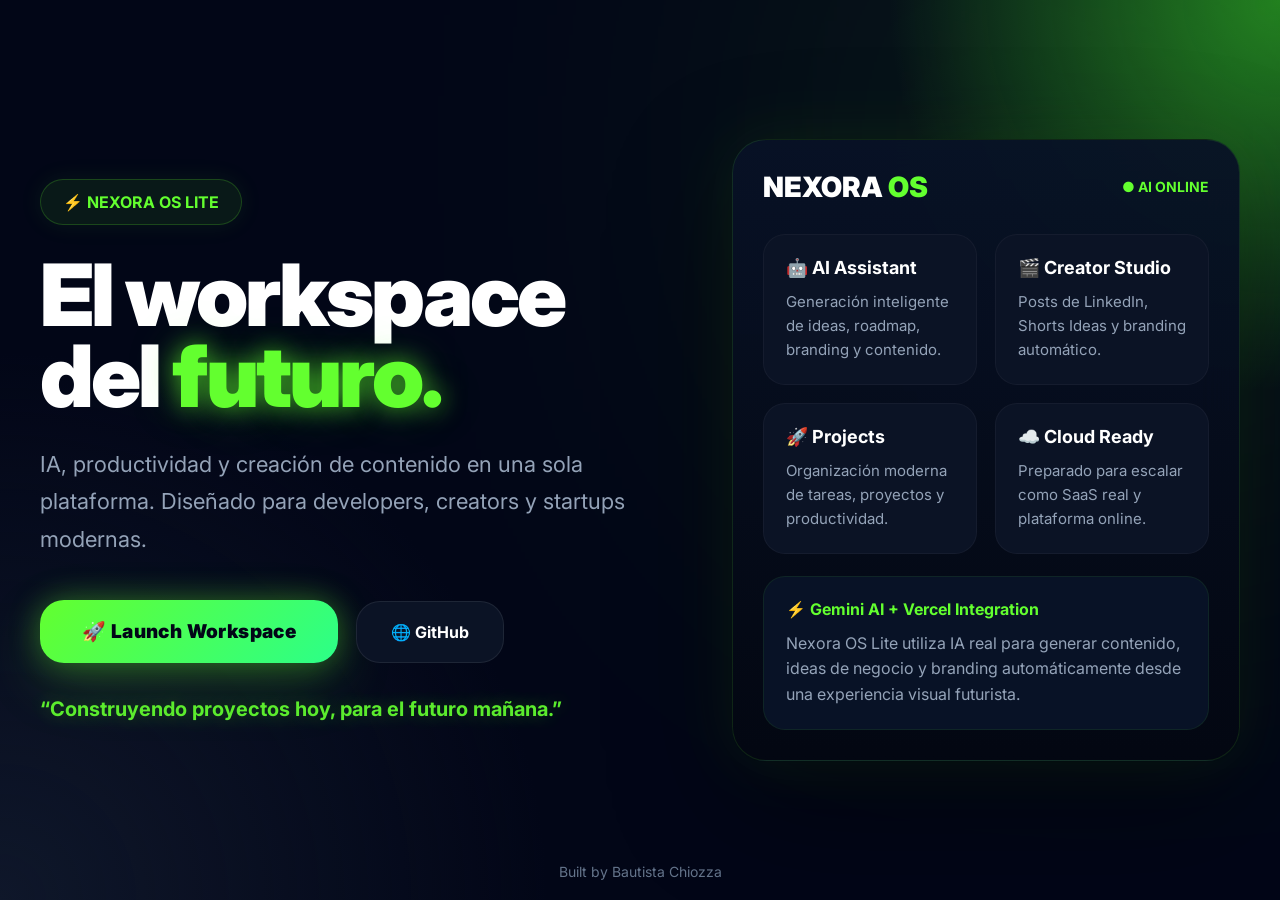
<file: index.html>
<!DOCTYPE html>
<html lang="es">
<head>
  <meta charset="UTF-8" />
  <meta name="viewport" content="width=device-width, initial-scale=1.0"/>

  <title>Nexora OS Lite</title>

  <link rel="preconnect" href="https://fonts.googleapis.com">
  <link href="https://fonts.googleapis.com/css2?family=Inter:wght@300;400;500;600;700;800;900&display=swap" rel="stylesheet">

  <style>

    *{
      margin:0;
      padding:0;
      box-sizing:border-box;
    }

    body{
      font-family:'Inter',sans-serif;
      min-height:100vh;
      overflow-x:hidden;
      color:white;

      background:
      radial-gradient(circle at top right,#1f7a1f 0%,transparent 25%),
      radial-gradient(circle at bottom left,#0f172a 0%,transparent 35%),
      #020617;
    }

    .landing{
      min-height:100vh;
      display:flex;
      align-items:center;
      justify-content:center;
      padding:80px 40px;
      position:relative;
    }

    .landing::before{
      content:"";
      position:absolute;
      width:700px;
      height:700px;
      background:#63ff2f;
      filter:blur(180px);
      opacity:.08;
      top:-200px;
      right:-200px;
      z-index:0;
    }

    .hero{
      width:100%;
      max-width:1250px;
      display:grid;
      grid-template-columns:1.1fr .9fr;
      gap:70px;
      align-items:center;
      position:relative;
      z-index:2;
    }

    .hero-left{

    }

    .badge{
      display:inline-flex;
      align-items:center;
      gap:10px;
      padding:12px 22px;
      border-radius:999px;
      background:rgba(99,255,47,.08);
      border:1px solid rgba(99,255,47,.2);
      color:#63ff2f;
      font-weight:700;
      margin-bottom:30px;
      box-shadow:0 0 25px rgba(99,255,47,.08);
    }

    .hero-left h1{
      font-size:86px;
      line-height:.95;
      font-weight:900;
      margin-bottom:28px;
      letter-spacing:-3px;
    }

    .hero-left h1 span{
      color:#63ff2f;
      text-shadow:
      0 0 25px rgba(99,255,47,.6),
      0 0 50px rgba(99,255,47,.25);
    }

    .hero-left p{
      font-size:22px;
      line-height:1.7;
      color:#94a3b8;
      max-width:700px;
      margin-bottom:42px;
    }

    .buttons{
      display:flex;
      align-items:center;
      gap:18px;
      flex-wrap:wrap;
    }

    .primary-btn{
      display:inline-flex;
      align-items:center;
      justify-content:center;
      padding:20px 42px;
      border-radius:24px;

      background:
      linear-gradient(135deg,#63ff2f,#2cff88);

      color:#020617;
      text-decoration:none;
      font-size:19px;
      font-weight:900;
      letter-spacing:.4px;

      box-shadow:
      0 0 30px rgba(99,255,47,.35),
      0 20px 60px rgba(99,255,47,.18);

      transition:.3s;
    }

    .primary-btn:hover{
      transform:translateY(-7px) scale(1.04);

      box-shadow:
      0 0 45px rgba(99,255,47,.5),
      0 25px 70px rgba(99,255,47,.25);
    }

    .secondary-btn{
      padding:20px 34px;
      border-radius:24px;
      border:1px solid rgba(255,255,255,.08);
      background:#0b1325;
      color:white;
      text-decoration:none;
      font-weight:700;
      transition:.25s;
    }

    .secondary-btn:hover{
      transform:translateY(-5px);
      border-color:#63ff2f;
    }

    .quote{
      margin-top:34px;
      font-size:20px;
      color:#63ff2f;
      font-weight:700;
      opacity:.92;
      text-shadow:0 0 18px rgba(99,255,47,.35);
    }

    .hero-right{
      position:relative;
    }

    .dashboard-preview{
      background:
      linear-gradient(
      180deg,
      rgba(8,18,38,.95),
      rgba(3,7,18,.98)
      );

      border:1px solid rgba(99,255,47,.12);

      border-radius:34px;

      padding:30px;

      box-shadow:
      0 0 60px rgba(99,255,47,.08),
      0 40px 120px rgba(0,0,0,.45);

      backdrop-filter:blur(20px);
    }

    .preview-top{
      display:flex;
      justify-content:space-between;
      align-items:center;
      margin-bottom:30px;
    }

    .preview-logo{
      font-size:28px;
      font-weight:900;
    }

    .preview-logo span{
      color:#63ff2f;
    }

    .preview-status{
      color:#63ff2f;
      font-size:14px;
      font-weight:700;
    }

    .preview-grid{
      display:grid;
      grid-template-columns:repeat(2,1fr);
      gap:18px;
      margin-bottom:20px;
    }

    .preview-card{
      background:#0b1325;
      border:1px solid rgba(255,255,255,.04);
      border-radius:22px;
      padding:22px;
      transition:.25s;
    }

    .preview-card:hover{
      transform:translateY(-5px);
      border-color:rgba(99,255,47,.22);
    }

    .preview-card h3{
      margin-bottom:12px;
      font-size:18px;
    }

    .preview-card p{
      color:#94a3b8;
      line-height:1.6;
      font-size:15px;
    }

    .bottom-preview{
      margin-top:22px;
      background:#081226;
      border-radius:22px;
      padding:22px;
      border:1px solid rgba(99,255,47,.08);
    }

    .bottom-preview h4{
      margin-bottom:12px;
      color:#63ff2f;
    }

    .bottom-preview p{
      color:#94a3b8;
      line-height:1.6;
    }

    .footer{
      position:absolute;
      bottom:20px;
      left:50%;
      transform:translateX(-50%);
      color:#64748b;
      font-size:14px;
    }

    @media(max-width:1050px){

      .hero{
        grid-template-columns:1fr;
      }

      .hero-left h1{
        font-size:62px;
      }

    }

    @media(max-width:700px){

      .landing{
        padding:50px 24px;
      }

      .hero-left h1{
        font-size:48px;
        letter-spacing:-2px;
      }

      .hero-left p{
        font-size:18px;
      }

      .preview-grid{
        grid-template-columns:1fr;
      }

      .buttons{
        flex-direction:column;
        align-items:flex-start;
      }

    }

  </style>
</head>

<body>

<section class="landing">

  <div class="hero">

    <!-- LEFT -->
    <div class="hero-left">

      <div class="badge">
        ⚡ NEXORA OS LITE
      </div>

      <h1>
        El workspace <br>
        del <span>futuro.</span>
      </h1>

      <p>
        IA, productividad y creación de contenido
        en una sola plataforma.
        Diseñado para developers, creators y startups modernas.
      </p>

      <div class="buttons">

        <a href="app.html" class="primary-btn">
          🚀 Launch Workspace
        </a>

        <a href="https://github.com/bautychiozza08-collab/nexora-os-lite"
           class="secondary-btn"
           target="_blank">
          🌐 GitHub
        </a>

      </div>

      <div class="quote">
        “Construyendo proyectos hoy,
        para el futuro mañana.”
      </div>

    </div>

    <!-- RIGHT -->
    <div class="hero-right">

      <div class="dashboard-preview">

        <div class="preview-top">

          <div class="preview-logo">
            NEXORA <span>OS</span>
          </div>

          <div class="preview-status">
            ● AI ONLINE
          </div>

        </div>

        <div class="preview-grid">

          <div class="preview-card">
            <h3>🤖 AI Assistant</h3>
            <p>
              Generación inteligente de ideas,
              roadmap, branding y contenido.
            </p>
          </div>

          <div class="preview-card">
            <h3>🎬 Creator Studio</h3>
            <p>
              Posts de LinkedIn, Shorts Ideas
              y branding automático.
            </p>
          </div>

          <div class="preview-card">
            <h3>🚀 Projects</h3>
            <p>
              Organización moderna de tareas,
              proyectos y productividad.
            </p>
          </div>

          <div class="preview-card">
            <h3>☁️ Cloud Ready</h3>
            <p>
              Preparado para escalar como
              SaaS real y plataforma online.
            </p>
          </div>

        </div>

        <div class="bottom-preview">

          <h4>⚡ Gemini AI + Vercel Integration</h4>

          <p>
            Nexora OS Lite utiliza IA real para generar contenido,
            ideas de negocio y branding automáticamente
            desde una experiencia visual futurista.
          </p>

        </div>

      </div>

    </div>

  </div>

  <div class="footer">
    Built by Bautista Chiozza
  </div>

</section>

</body>
</html>
</file>
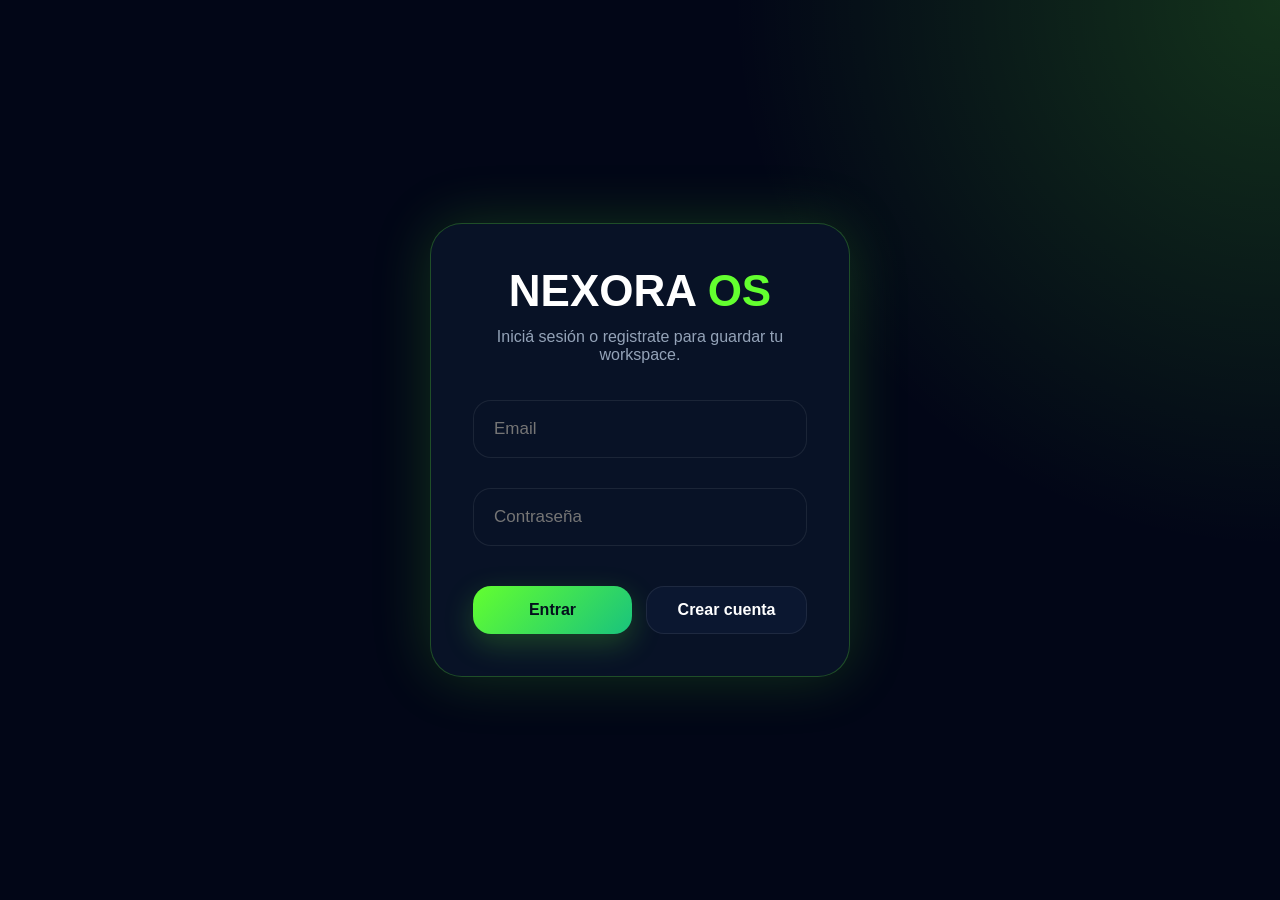
<file: app.html>
<!DOCTYPE html>
<html lang="es">
<head>
  <meta charset="UTF-8" />
  <meta name="viewport" content="width=device-width, initial-scale=1.0"/>

  <title>Nexora OS Lite</title>

  <link rel="stylesheet" href="style.css"/>

  <link rel="preconnect" href="https://fonts.googleapis.com">
  <link href="https://fonts.googleapis.com/css2?family=Inter:wght@300;400;500;600;700;800;900&display=swap" rel="stylesheet">
</head>

<body>

<div id="toastBox" class="toast-box"></div>

<section id="loginScreen" class="login-screen">
  <div class="login-card">
    <h1>NEXORA<span> OS</span></h1>

    <p>Iniciá sesión o registrate para guardar tu workspace.</p>

    <input type="email" id="email" placeholder="Email">
    <input type="password" id="password" placeholder="Contraseña">

    <div class="login-actions">
      <button id="loginBtn" class="login-btn">Entrar</button>
      <button id="registerBtn" class="login-btn secondary">Crear cuenta</button>
    </div>
  </div>
</section>

<section id="appScreen" class="hidden">

  <div class="app-layout">

    <aside class="sidebar">
      <div class="logo">
        NEXORA <span>OS</span>
      </div>

      <div class="sidebar-buttons">
        <button class="nav-btn active" data-section="dashboard">
          🏠 Dashboard
        </button>

        <button class="nav-btn" data-section="projects">
          🚀 Proyectos
        </button>

        <button class="nav-btn" data-section="creator">
          🎬 Creator Studio
        </button>

        <button class="nav-btn" data-action="export">
          📤 Exportar
        </button>

        <button class="nav-btn" data-action="logout">
          👤 Cambiar usuario
        </button>
      </div>
    </aside>

    <main class="main-content">

      <section id="dashboardSection" class="page-section">

        <div class="hero-card">
          <div class="hero-badge">NEXORA OS LITE</div>

          <h1>
            Workspace futurista <br>
            para <span>developers.</span>
          </h1>

          <p>
            Organizá proyectos, tareas, ideas y contenido desde una experiencia visual moderna.
          </p>
        </div>

        <div class="stats-grid">
          <div class="stat-card">
            <small>Proyectos activos</small>
            <h3>🚀 Proyectos</h3>
            <div class="stat-number" id="projectCount">0</div>
          </div>

          <div class="stat-card">
            <small>Tareas totales</small>
            <h3>📝 Tareas</h3>
            <div class="stat-number" id="tasksCount">0</div>
          </div>

          <div class="stat-card">
            <small>Avance general</small>
            <h3>🔥 Productividad</h3>
            <div class="stat-number" id="productivityCount">0%</div>
          </div>

          <div class="stat-card">
            <small>Creator Studio</small>
            <h3>🎬 Contenido</h3>
            <div class="stat-number" id="creatorCount">3</div>
          </div>
        </div>

        <div class="ai-section">
          <h2>🤖 Nexora AI Assistant</h2>

          <textarea
            id="aiInput"
            placeholder="Ej: quiero una app para veterinarias..."
          ></textarea>

          <button id="generateIdea" class="ai-btn">
            ✨ Generar idea
          </button>

          <div id="aiResult"></div>
        </div>

      </section>

      <section id="projectsSection" class="page-section hidden">

        <div class="section-title">
          🚀 Tus proyectos
        </div>

        <div class="project-box">
          <input
            type="text"
            id="projectInput"
            placeholder="Nombre del proyecto..."
          >

          <button id="createProjectBtn" class="ai-btn">
            Crear proyecto
          </button>
        </div>

        <div id="projectsList" class="projects-grid"></div>

      </section>

      <section id="creatorSection" class="page-section hidden">

        <div class="section-title">
          🎬 Creator Studio
        </div>

        <div class="creator-prompt-box">
          <input
            id="creatorPrompt"
            placeholder="Ej: app para veterinarias, portfolio IA, sistema para cooperativa..."
          >
        </div>

        <div class="creator-grid">

          <div class="creator-card" data-creator="linkedin">
            <h3>📸 Post LinkedIn</h3>
            <p>Generá contenido profesional automáticamente.</p>
          </div>

          <div class="creator-card" data-creator="shorts">
            <h3>🎥 Shorts Ideas</h3>
            <p>Ideas virales para TikTok, Reels y YouTube Shorts.</p>
          </div>

          <div class="creator-card" data-creator="branding">
            <h3>🧠 Branding</h3>
            <p>Nombres, slogans y conceptos visuales para startups.</p>
          </div>

        </div>

      </section>

    </main>

  </div>

</section>

<script src="app.js"></script>

</body>
</html>
</file>
<file: style.css>
*{
  margin:0;
  padding:0;
  box-sizing:border-box;
  font-family:Arial, sans-serif;
}

body{
  background:
    radial-gradient(circle at 75% 10%, rgba(0,255,174,.16), transparent 30%),
    radial-gradient(circle at 20% 90%, rgba(0,120,255,.10), transparent 35%),
    #020617;
  color:white;
  min-height:100vh;
  overflow-x:hidden;
}

/* SIDEBAR */

.sidebar{
  width:300px;
  height:100vh;
  position:fixed;
  left:0;
  top:0;

  padding:36px 24px;

  background:rgba(4,10,20,.92);
  border-right:1px solid rgba(0,255,174,.22);
  box-shadow:0 0 40px rgba(0,255,174,.08);

  overflow-y:auto;
  padding-bottom:40px;
}

.sidebar::-webkit-scrollbar{
  width:0;
}

.sidebar h1{
  font-size:38px;
  margin-bottom:40px;
  color:white;
  letter-spacing:1px;
}

.sidebar h1::after{
  content:" OS";
  color:#00ffae;
  text-shadow:0 0 18px #00ffae;
}

.sidebar button,
.import-btn{
  width:100%;
  display:block;
  padding:22px 24px;
  margin:16px 0;
  border-radius:20px;
  background:rgba(15,23,42,.72);
  border:1px solid rgba(255,255,255,.10);
  color:white;
  font-size:18px;
  font-weight:800;
  text-align:left;
  cursor:pointer;
  transition:.25s;
}

.sidebar button:hover,
.import-btn:hover{
  border-color:#63ff2f;
  color:#63ff2f;
  box-shadow:0 0 25px rgba(99,255,47,.22);
  transform:translateX(8px);
}

/* MAIN */

.main{
  margin-left:300px;
  padding:38px;
}

.section{
  display:none;
}

.section.active{
  display:block;
}

.hero{
  position:relative;
  overflow:hidden;
  padding:38px;
  border-radius:28px;
  margin-bottom:28px;
  background:linear-gradient(145deg, rgba(15,23,42,.92), rgba(2,6,23,.92));
  border:1px solid rgba(0,255,174,.18);
  box-shadow:0 0 35px rgba(0,255,174,.07);
  display:flex;
  justify-content:space-between;
  align-items:center;
}

.hero::after{
  content:"";
  position:absolute;
  width:380px;
  height:380px;
  border-radius:50%;
  right:-120px;
  top:-160px;
  background:radial-gradient(circle, rgba(0,255,174,.38), transparent 65%);
  filter:blur(20px);
}

.hero h2{
  font-size:42px;
  margin-bottom:10px;
}

.hero p{
  color:#94a3b8;
  font-size:18px;
}

.hero p span{
  color:#63ff2f;
}

/* BUTTONS */

.glow-btn,
.mini-btn{
  background:#63ff2f;
  color:#03120a;
  border:none;
  padding:15px 24px;
  border-radius:16px;
  font-weight:900;
  cursor:pointer;
  transition:.25s;
}

.glow-btn:hover,
.mini-btn:hover{
  transform:scale(1.05);
  box-shadow:0 0 25px rgba(99,255,47,.7);
}

.delete-btn{
  background:#ff3b3b;
  color:white;
  border:none;
  padding:12px 18px;
  border-radius:14px;
  font-weight:bold;
  cursor:pointer;
}

/* CARDS */

.cards{
  display:grid;
  grid-template-columns:repeat(3,1fr);
  gap:22px;
  margin-bottom:28px;
}

.card{
  position:relative;
  overflow:hidden;
  padding:28px;
  border-radius:24px;
  background:linear-gradient(145deg, rgba(15,23,42,.95), rgba(2,6,23,.92));
  border:1px solid rgba(0,255,174,.14);
  transition:.25s;
}

.card::after{
  content:"";
  position:absolute;
  right:24px;
  bottom:22px;
  width:120px;
  height:40px;
  background:linear-gradient(90deg, transparent, rgba(99,255,47,.5));
  clip-path:polygon(0 80%,20% 55%,35% 70%,50% 35%,65% 55%,80% 20%,100% 0,100% 100%,0 100%);
  opacity:.8;
}

.card:hover{
  transform:translateY(-8px);
  border-color:#63ff2f;
  box-shadow:0 0 30px rgba(99,255,47,.18);
}

.card h3{
  font-size:18px;
  color:#e2e8f0;
  margin-bottom:16px;
}

.card p{
  font-size:44px;
  font-weight:900;
  color:white;
}

/* ANALYTICS */

.analytics-box{
  padding:32px;
  border-radius:28px;
  margin:28px 0;
  background:linear-gradient(145deg, rgba(15,23,42,.95), rgba(2,6,23,.92));
  border:1px solid rgba(99,255,47,.35);
  box-shadow:0 0 28px rgba(99,255,47,.18);
}

.analytics-box h2{
  margin-bottom:28px;
  font-size:24px;
}

.bar{
  display:grid;
  grid-template-columns:150px 1fr 55px;
  align-items:center;
  gap:18px;
  margin:22px 0;
}

.bar span{
  color:white;
  font-weight:bold;
}

.bar div{
  height:13px;
  background:rgba(255,255,255,.08);
  border-radius:999px;
  overflow:hidden;
}

.bar div i{
  display:block;
  height:100%;
  width:0%;
  background:linear-gradient(90deg,#63ff2f,#00ffae);
  box-shadow:0 0 18px #63ff2f;
  border-radius:999px;
  transition:.5s;
}

.bar strong{
  color:white;
}

/* PROJECTS */

.title{
  font-size:30px;
  margin:34px 0 20px;
}

.top-bar{
  display:flex;
  justify-content:space-between;
  align-items:center;
}

.filters{
  display:grid;
  grid-template-columns:2fr 1fr;
  gap:16px;
  margin-bottom:24px;
}

input,
textarea,
select{
  width:100%;
  padding:16px;
  margin:12px 0;
  background:rgba(15,23,42,.9);
  border:1px solid rgba(255,255,255,.12);
  color:white;
  border-radius:16px;
  outline:none;
}

input:focus,
textarea:focus,
select:focus{
  border-color:#63ff2f;
  box-shadow:0 0 18px rgba(99,255,47,.18);
}

textarea{
  min-height:120px;
  resize:none;
}

.form-box,
.project-detail,
.ai-box{
  padding:30px;
  border-radius:26px;
  background:linear-gradient(145deg, rgba(15,23,42,.95), rgba(2,6,23,.9));
  border:1px solid rgba(0,255,174,.14);
  margin-bottom:28px;
}

.projects-grid{
  display:grid;
  grid-template-columns:repeat(auto-fit,minmax(280px,1fr));
  gap:22px;
}

.project-card{
  padding:24px;
  border-radius:24px;
  background:linear-gradient(145deg, rgba(15,23,42,.96), rgba(2,6,23,.92));
  border:1px solid rgba(0,255,174,.14);
  transition:.25s;
}

.project-card:hover{
  transform:translateY(-8px);
  border-color:#63ff2f;
  box-shadow:0 0 26px rgba(99,255,47,.16);
}

.project-card h3{
  font-size:22px;
  margin-bottom:10px;
}

.project-card p{
  color:#94a3b8;
  line-height:1.45;
}

.status{
  margin-top:14px;
  color:#63ff2f;
  font-weight:bold;
}

.priority{
  display:inline-block;
  padding:8px 14px;
  border-radius:999px;
  margin-top:12px;
  font-weight:bold;
  font-size:13px;
}

.Alta{
  background:#ff3b3b;
  color:white;
}

.Media{
  background:#ffc400;
  color:#111;
}

.Baja{
  background:#63ff2f;
  color:#02120a;
}

.deadline{
  color:#94a3b8;
  margin-top:10px;
}

.actions{
  display:flex;
  flex-wrap:wrap;
  gap:10px;
  margin-top:18px;
}

/* KANBAN */

.kanban{
  display:grid;
  grid-template-columns:repeat(3,1fr);
  gap:20px;
  margin-top:28px;
}

.kanban-column{
  min-height:300px;
  padding:20px;
  border-radius:24px;
  background:rgba(2,6,23,.72);
  border:1px solid rgba(0,255,174,.14);
}

.kanban-column h3{
  margin-bottom:18px;
}

.kanban-column.drag-over{
  border-color:#63ff2f;
  box-shadow:0 0 25px rgba(99,255,47,.25);
}

.task-card{
  padding:18px;
  border-radius:18px;
  background:rgba(15,23,42,.95);
  border:1px solid rgba(255,255,255,.10);
  margin-bottom:14px;
  cursor:grab;
}

.task-card.done p{
  text-decoration:line-through;
  color:#94a3b8;
}

.task-card.dragging{
  opacity:.5;
}

/* AI RESULT */

.ai-result{
  white-space:pre-wrap;
  background:#020617;
  color:#63ff2f;
  padding:20px;
  border-radius:18px;
  margin-top:18px;
  border:1px solid rgba(99,255,47,.2);
}

/* PARTICLES */

.particles{
  position:fixed;
  inset:0;
  z-index:-1;
  overflow:hidden;
}

.particles span{
  position:absolute;
  width:5px;
  height:5px;
  background:#63ff2f;
  border-radius:50%;
  animation:float linear infinite;
}

@keyframes float{
  from{transform:translateY(100vh)}
  to{transform:translateY(-10vh)}
}

/* MOBILE */

@media(max-width:900px){
  .sidebar{
    position:relative;
    width:100%;
    height:auto;
  }

  .main{
    margin-left:0;
    padding:22px;
  }

  body{
    display:block;
  }

  .cards,
  .kanban,
  .filters{
    grid-template-columns:1fr;
  }

  .hero{
    flex-direction:column;
    align-items:flex-start;
    gap:18px;
  }
}
/* ========= LANDING PAGE ========= */

.landing-body{
    background:#020617;
    color:white;
    font-family:'Inter',sans-serif;
    overflow-x:hidden;
    position:relative;
}

.grid-bg{
    position:fixed;
    width:100%;
    height:100%;
    background-image:
    linear-gradient(rgba(0,255,120,.06) 1px, transparent 1px),
    linear-gradient(90deg, rgba(0,255,120,.06) 1px, transparent 1px);
    background-size:50px 50px;
    z-index:-1;
}

.landing-header{
    width:90%;
    max-width:1400px;
    margin:auto;
    padding:35px 0;

    display:flex;
    justify-content:space-between;
    align-items:center;
}

.logo{
    font-size:32px;
    font-weight:900;
    color:white;
}

.logo span{
    color:#00ff88;
}

.landing-header nav{
    display:flex;
    gap:35px;
}

.landing-header nav a{
    text-decoration:none;
    color:#94a3b8;
    transition:.3s;
}

.landing-header nav a:hover{
    color:#00ff88;
}

.hero{
    width:90%;
    max-width:1400px;
    margin:auto;

    min-height:85vh;

    display:flex;
    justify-content:space-between;
    align-items:center;
    gap:80px;

    flex-wrap:wrap;
}

.hero-left{
    flex:1;
}

.hero-badge{
    display:inline-block;

    padding:12px 20px;

    border:1px solid rgba(0,255,136,.3);

    border-radius:999px;

    color:#00ff88;

    margin-bottom:30px;

    background:rgba(0,255,136,.08);
}

.hero-left h1{
    font-size:95px;
    line-height:0.95;
    font-weight:900;
}

.hero-left h1 span{
    color:#00ff88;
}

.hero-left p{
    margin-top:30px;

    max-width:650px;

    color:#94a3b8;

    font-size:22px;

    line-height:1.7;
}

.hero-buttons{
    display:flex;
    gap:20px;

    margin-top:45px;
}

.primary-btn,
.secondary-btn{
    padding:18px 35px;

    border-radius:18px;

    text-decoration:none;

    font-weight:700;

    transition:.3s;
}

.primary-btn{
    background:#00ff88;
    color:black;
}

.primary-btn:hover{
    transform:translateY(-5px);
    box-shadow:0 0 30px rgba(0,255,136,.4);
}

.secondary-btn{
    border:1px solid rgba(0,255,136,.3);
    color:white;
    background:#071427;
}

.secondary-btn:hover{
    background:#0f172a;
    transform:translateY(-5px);
}

.hero-right{
    flex:1;

    display:flex;
    justify-content:center;
}

.mockup{
    width:100%;
    max-width:520px;

    background:#071427;

    border:1px solid rgba(0,255,136,.2);

    border-radius:30px;

    overflow:hidden;

    box-shadow:0 0 60px rgba(0,255,136,.12);
}

.mockup-top{
    height:60px;

    display:flex;
    align-items:center;

    gap:12px;

    padding:0 25px;

    border-bottom:1px solid rgba(255,255,255,.05);
}

.mockup-top span{
    width:14px;
    height:14px;

    border-radius:50%;
    background:#00ff88;
}

.mockup-content{
    padding:30px;

    display:grid;
    gap:25px;
}

.mock-card{
    background:#0f172a;

    padding:30px;

    border-radius:20px;

    border:1px solid rgba(0,255,136,.12);

    font-size:20px;

    transition:.3s;
}

.mock-card:hover{
    transform:translateY(-5px);
    border-color:#00ff88;
}

.features{
    width:90%;
    max-width:1400px;

    margin:120px auto;

    display:grid;

    grid-template-columns:repeat(auto-fit,minmax(320px,1fr));

    gap:35px;
}

.feature-card{
    background:#071427;

    padding:40px;

    border-radius:30px;

    border:1px solid rgba(0,255,136,.15);

    transition:.3s;
}

.feature-card:hover{
    transform:translateY(-8px);

    box-shadow:0 0 35px rgba(0,255,136,.12);
}

.feature-card h3{
    font-size:28px;

    margin-bottom:20px;

    color:#00ff88;
}

.feature-card p{
    color:#94a3b8;

    line-height:1.7;

    font-size:18px;
}

.cta{
    width:90%;
    max-width:1200px;

    margin:120px auto;

    text-align:center;

    padding:90px 40px;

    background:#071427;

    border-radius:40px;

    border:1px solid rgba(0,255,136,.15);
}

.cta h2{
    font-size:58px;

    margin-bottom:35px;
}

.cta a{
    display:inline-block;

    padding:20px 40px;

    background:#00ff88;

    color:black;

    border-radius:20px;

    text-decoration:none;

    font-weight:800;

    transition:.3s;
}

.cta a:hover{
    transform:translateY(-5px);

    box-shadow:0 0 40px rgba(0,255,136,.35);
}

@media(max-width:900px){

    .hero-left h1{
        font-size:65px;
    }

    .hero-left p{
        font-size:18px;
    }

    .landing-header{
        flex-direction:column;
        gap:25px;
    }

    .landing-header nav{
        flex-wrap:wrap;
        justify-content:center;
    }

    .cta h2{
        font-size:40px;
    }

}
.section{
  animation: fadeUp .45s ease;
}

@keyframes fadeUp{
  from{
    opacity:0;
    transform:translateY(25px);
  }
  to{
    opacity:1;
    transform:translateY(0);
  }
}

.cursor-glow{
  position:fixed;
  width:320px;
  height:320px;
  border-radius:50%;
  background:radial-gradient(circle, rgba(99,255,47,.22), transparent 65%);
  pointer-events:none;
  z-index:0;
  transform:translate(-50%, -50%);
  filter:blur(25px);
}

.project-card,
.card,
.hero,
.analytics-box,
.form-box,
.mockup,
.feature-card{
  animation: cardIn .6s ease both;
}

@keyframes cardIn{
  from{
    opacity:0;
    transform:translateY(20px) scale(.98);
  }
  to{
    opacity:1;
    transform:translateY(0) scale(1);
  }
}

html{
  scroll-behavior:smooth;
}

@media(max-width:700px){
  .sidebar{
    padding:22px;
  }

  .sidebar h1{
    font-size:30px;
  }

  .main{
    padding:18px;
  }

  .hero h2{
    font-size:34px;
  }

  .hero-left h1{
    font-size:48px;
  }

  .cards,
  .projects-grid,
  .kanban,
  .features{
    grid-template-columns:1fr !important;
  }

  .actions{
    flex-direction:column;
  }

  .glow-btn,
  .mini-btn,
  .delete-btn{
    width:100%;
  }
}
.dashboard-header{
  position:relative;
  overflow:hidden;
  padding:42px;
  border-radius:32px;
  margin-bottom:28px;
  background:
    radial-gradient(circle at 85% 20%, rgba(99,255,47,.20), transparent 30%),
    linear-gradient(145deg, rgba(15,23,42,.96), rgba(2,6,23,.94));
  border:1px solid rgba(99,255,47,.18);
  display:flex;
  justify-content:space-between;
  align-items:center;
  box-shadow:0 0 35px rgba(99,255,47,.08);
}

.dash-badge{
  display:inline-block;
  padding:9px 16px;
  border-radius:999px;
  border:1px solid rgba(99,255,47,.35);
  color:#63ff2f;
  background:rgba(99,255,47,.08);
  font-size:13px;
  font-weight:900;
  margin-bottom:18px;
  letter-spacing:1px;
}

.dashboard-header h2{
  font-size:48px;
  margin-bottom:10px;
}

.dashboard-header h2 span{
  color:#63ff2f;
}

.dashboard-header p{
  color:#94a3b8;
  font-size:18px;
}

.dashboard-cards{
  grid-template-columns:repeat(4,1fr);
}

.metric-card small{
  color:#94a3b8;
  font-weight:700;
}

.metric-card h3{
  margin-top:12px;
}

.dashboard-grid{
  display:grid;
  grid-template-columns:1.2fr .8fr;
  gap:24px;
  margin:28px 0;
}

.premium-panel{
  min-height:320px;
}

.panel-title{
  display:flex;
  justify-content:space-between;
  align-items:center;
  margin-bottom:26px;
}

.panel-title h2{
  margin:0;
}

.panel-title span{
  color:#63ff2f;
  font-size:14px;
  font-weight:bold;
}

.activity-panel{
  padding:32px;
  border-radius:28px;
  background:linear-gradient(145deg, rgba(15,23,42,.95), rgba(2,6,23,.92));
  border:1px solid rgba(99,255,47,.18);
}

.activity-item{
  padding:18px;
  border-radius:18px;
  background:rgba(2,6,23,.65);
  border:1px solid rgba(255,255,255,.08);
  margin-bottom:16px;
}

.activity-item strong{
  color:white;
}

.activity-item p{
  margin-top:8px;
  color:#94a3b8;
  line-height:1.5;
}

@media(max-width:1000px){
  .dashboard-cards{
    grid-template-columns:1fr 1fr;
  }

  .dashboard-grid{
    grid-template-columns:1fr;
  }
}

@media(max-width:700px){
  .dashboard-header{
    flex-direction:column;
    align-items:flex-start;
    gap:20px;
  }

  .dashboard-header h2{
    font-size:36px;
  }

  .dashboard-cards{
    grid-template-columns:1fr;
  }
}
*{
  margin:0;
  padding:0;
  box-sizing:border-box;
}

body{
  background:#020617;
  color:white;
  font-family:'Inter',sans-serif;
  overflow-x:hidden;
}

.app{
  display:flex;
  min-height:100vh;
}

/* SIDEBAR */

.sidebar{
  width:300px;
  background:rgba(5,10,25,.95);
  border-right:1px solid rgba(99,255,47,.12);
  padding:30px 24px;
  position:fixed;
  top:0;
  left:0;
  height:100vh;
  z-index:100;
}

.logo{
  font-size:54px;
  font-weight:900;
  color:white;
  margin-bottom:40px;
}

nav{
  display:flex;
  flex-direction:column;
  gap:18px;
}

.nav-btn{
  background:#081226;
  border:1px solid rgba(255,255,255,.08);
  color:white;
  padding:22px;
  border-radius:24px;
  font-size:18px;
  font-weight:800;
  cursor:pointer;
  transition:.25s;
  text-align:left;
}

.nav-btn:hover{
  transform:translateY(-2px);
  border-color:#63ff2f;
  box-shadow:0 0 25px rgba(99,255,47,.15);
}

.nav-btn.active{
  border-color:#63ff2f;
  color:#63ff2f;
  box-shadow:0 0 35px rgba(99,255,47,.18);
}

/* MAIN */

.main-content{
  margin-left:300px;
  width:calc(100% - 300px);
  padding:42px;
}

/* SECTIONS */

.section{
  display:none;
}

.section.active{
  display:block;
}

/* HEADER */

.dashboard-header{
  padding:42px;
  border-radius:32px;
  background:
  radial-gradient(circle at top right, rgba(99,255,47,.18), transparent 30%),
  linear-gradient(145deg,#081226,#020617);
  border:1px solid rgba(99,255,47,.12);
  margin-bottom:28px;
}

.dash-badge{
  display:inline-block;
  padding:10px 16px;
  border-radius:999px;
  background:rgba(99,255,47,.08);
  border:1px solid rgba(99,255,47,.2);
  color:#63ff2f;
  font-weight:800;
  margin-bottom:18px;
}

.dashboard-header h2{
  font-size:52px;
  margin-bottom:12px;
}

.dashboard-header h2 span{
  color:#63ff2f;
}

.dashboard-header p{
  color:#94a3b8;
  font-size:18px;
}

/* BUTTON */

.glow-btn{
  background:#63ff2f;
  color:black;
  border:none;
  padding:18px 26px;
  border-radius:18px;
  font-weight:900;
  cursor:pointer;
  transition:.25s;
}

.glow-btn:hover{
  transform:translateY(-3px);
  box-shadow:0 0 35px rgba(99,255,47,.35);
}

/* CARDS */

.cards{
  display:grid;
  grid-template-columns:repeat(4,1fr);
  gap:22px;
  margin-bottom:28px;
}

.card{
  background:#081226;
  border:1px solid rgba(255,255,255,.06);
  border-radius:28px;
  padding:28px;
}

.metric-card small{
  color:#94a3b8;
  font-weight:700;
}

.metric-card h3{
  margin:14px 0;
  font-size:24px;
}

.metric-card p{
  font-size:52px;
  color:#63ff2f;
  font-weight:900;
}

/* GRID */

.dashboard-grid{
  display:grid;
  grid-template-columns:1.2fr .8fr;
  gap:24px;
  margin-bottom:32px;
}

.premium-panel{
  background:#081226;
  border:1px solid rgba(255,255,255,.06);
  border-radius:28px;
  padding:30px;
}

.panel-title{
  display:flex;
  justify-content:space-between;
  align-items:center;
  margin-bottom:24px;
}

.panel-title span{
  color:#63ff2f;
  font-weight:700;
}

/* BARS */

.bar{
  margin-bottom:24px;
}

.bar span{
  display:block;
  margin-bottom:10px;
}

.progress{
  width:100%;
  height:16px;
  border-radius:999px;
  background:#020617;
  overflow:hidden;
  margin-bottom:8px;
}

.progress i{
  display:block;
  height:100%;
  width:40%;
  background:linear-gradient(90deg,#63ff2f,#00ffa3);
  border-radius:999px;
}

.bar strong{
  color:#63ff2f;
}

/* ACTIVITY */

.activity-item{
  background:#020617;
  border:1px solid rgba(255,255,255,.06);
  border-radius:18px;
  padding:18px;
  margin-bottom:18px;
}

.activity-item p{
  margin-top:10px;
  color:#94a3b8;
  line-height:1.6;
}

/* PROJECTS */

.projects-grid{
  display:grid;
  grid-template-columns:repeat(auto-fit,minmax(260px,1fr));
  gap:20px;
}

.title{
  margin-bottom:18px;
}

.new-project-box,
.creator-box{
  display:flex;
  gap:14px;
  margin-bottom:28px;
}

input,
select{
  flex:1;
  padding:18px;
  border:none;
  border-radius:18px;
  background:#081226;
  color:white;
  border:1px solid rgba(255,255,255,.08);
  outline:none;
}

/* MOBILE */

@media(max-width:1000px){

  .sidebar{
    position:relative;
    width:100%;
    height:auto;
  }

  .app{
    flex-direction:column;
  }

  .main-content{
    margin-left:0;
    width:100%;
    padding:24px;
  }

  .cards{
    grid-template-columns:1fr 1fr;
  }

  .dashboard-grid{
    grid-template-columns:1fr;
  }

}

@media(max-width:700px){

  .cards{
    grid-template-columns:1fr;
  }

  .dashboard-header h2{
    font-size:38px;
  }

  .new-project-box,
  .creator-box{
    flex-direction:column;
  }

}
.login-screen{
  position:fixed;
  inset:0;
  background:
    radial-gradient(circle at top right, rgba(99,255,47,.18), transparent 35%),
    #020617;
  z-index:9999;
  display:flex;
  align-items:center;
  justify-content:center;
}

.login-card{
  width:min(420px,90%);
  padding:42px;
  border-radius:32px;
  background:#081226;
  border:1px solid rgba(99,255,47,.25);
  box-shadow:0 0 60px rgba(99,255,47,.18);
  text-align:center;
}

.login-card h1{
  font-size:44px;
  margin-bottom:12px;
}

.login-card h1 span{
  color:#63ff2f;
}

.login-card p{
  color:#94a3b8;
  margin-bottom:24px;
}

.login-card input{
  width:100%;
  margin-bottom:18px;
}
/* LANDING ULTRA PREMIUM */

.landing-body{
  background:#020617;
  color:white;
  font-family:'Inter',sans-serif;
  overflow-x:hidden;
}

.grid-bg{
  position:fixed;
  inset:0;
  background-image:
    linear-gradient(rgba(99,255,47,.06) 1px, transparent 1px),
    linear-gradient(90deg, rgba(99,255,47,.06) 1px, transparent 1px);
  background-size:55px 55px;
  z-index:-2;
}

.landing-glow{
  position:fixed;
  width:600px;
  height:600px;
  border-radius:50%;
  background:#63ff2f;
  filter:blur(160px);
  opacity:.15;
  right:-180px;
  top:-160px;
  z-index:-1;
}

.landing-header{
  width:90%;
  max-width:1400px;
  margin:auto;
  padding:32px 0;
  display:flex;
  justify-content:space-between;
  align-items:center;
}

.landing-logo{
  font-size:34px;
  font-weight:900;
}

.landing-logo span{
  color:#63ff2f;
}

.landing-header nav{
  display:flex;
  gap:28px;
}

.landing-header nav a{
  color:#94a3b8;
  text-decoration:none;
  font-weight:700;
}

.landing-header nav a:hover{
  color:#63ff2f;
}

.landing-hero{
  width:90%;
  max-width:1400px;
  margin:70px auto;
  min-height:70vh;
  display:grid;
  grid-template-columns:1.1fr .9fr;
  gap:60px;
  align-items:center;
}

.hero-badge{
  display:inline-block;
  padding:10px 18px;
  border-radius:999px;
  color:#63ff2f;
  background:rgba(99,255,47,.08);
  border:1px solid rgba(99,255,47,.25);
  font-weight:900;
  margin-bottom:24px;
}

.landing-hero h1{
  font-size:82px;
  line-height:.95;
  font-weight:900;
}

.landing-hero h1 span{
  color:#63ff2f;
}

.landing-hero p{
  color:#94a3b8;
  font-size:21px;
  line-height:1.6;
  margin-top:28px;
  max-width:700px;
}

.hero-buttons{
  display:flex;
  gap:18px;
  margin-top:38px;
}

.primary-btn,
.secondary-btn{
  padding:18px 32px;
  border-radius:18px;
  text-decoration:none;
  font-weight:900;
}

.primary-btn{
  background:#63ff2f;
  color:black;
  box-shadow:0 0 35px rgba(99,255,47,.25);
}

.secondary-btn{
  color:white;
  background:#081226;
  border:1px solid rgba(99,255,47,.25);
}

.landing-mockup{
  background:#081226;
  border:1px solid rgba(99,255,47,.20);
  border-radius:34px;
  overflow:hidden;
  box-shadow:0 0 70px rgba(99,255,47,.13);
}

.mockup-top{
  height:60px;
  display:flex;
  align-items:center;
  gap:10px;
  padding:0 24px;
  border-bottom:1px solid rgba(255,255,255,.08);
}

.mockup-top span{
  width:13px;
  height:13px;
  border-radius:50%;
  background:#63ff2f;
}

.mockup-grid{
  padding:30px;
  display:grid;
  gap:20px;
}

.mockup-grid div{
  background:#020617;
  border:1px solid rgba(99,255,47,.16);
  padding:28px;
  border-radius:20px;
  font-size:20px;
  font-weight:800;
}

.landing-features{
  width:90%;
  max-width:1400px;
  margin:100px auto;
  display:grid;
  grid-template-columns:repeat(3,1fr);
  gap:28px;
}

.feature-card{
  background:#081226;
  border:1px solid rgba(99,255,47,.16);
  border-radius:30px;
  padding:36px;
}

.feature-card h3{
  color:#63ff2f;
  font-size:26px;
  margin-bottom:16px;
}

.feature-card p{
  color:#94a3b8;
  line-height:1.6;
}

.landing-section{
  width:90%;
  max-width:1100px;
  margin:100px auto;
  text-align:center;
}

.landing-section h2{
  font-size:54px;
  margin-bottom:18px;
}

.landing-section p{
  color:#94a3b8;
  font-size:20px;
  line-height:1.6;
}

.landing-cta{
  width:90%;
  max-width:1200px;
  margin:120px auto;
  padding:80px 40px;
  border-radius:40px;
  background:linear-gradient(145deg,#081226,#020617);
  border:1px solid rgba(99,255,47,.18);
  text-align:center;
}

.landing-cta h2{
  font-size:54px;
  margin-bottom:30px;
}

.landing-cta a{
  display:inline-block;
  background:#63ff2f;
  color:black;
  padding:20px 38px;
  border-radius:20px;
  font-weight:900;
  text-decoration:none;
}

/* IA DASHBOARD */

.ai-dashboard-box{
  background:#081226;
  border:1px solid rgba(99,255,47,.18);
  border-radius:30px;
  padding:32px;
  margin:32px 0;
  box-shadow:0 0 35px rgba(99,255,47,.08);
}

.ai-dashboard-box textarea{
  width:100%;
  min-height:110px;
  background:#020617;
  color:white;
  border:1px solid rgba(99,255,47,.18);
  border-radius:20px;
  padding:18px;
  resize:none;
  outline:none;
  margin:18px 0;
}

.ai-result-box{
  margin-top:20px;
  background:#020617;
  color:#63ff2f;
  border:1px solid rgba(99,255,47,.20);
  padding:24px;
  border-radius:22px;
  white-space:pre-wrap;
  min-height:120px;
  font-family:monospace;
}

@media(max-width:900px){
  .landing-hero{
    grid-template-columns:1fr;
  }

  .landing-hero h1{
    font-size:54px;
  }

  .landing-features{
    grid-template-columns:1fr;
  }

  .landing-header{
    flex-direction:column;
    gap:20px;
  }

  .landing-header nav{
    flex-wrap:wrap;
    justify-content:center;
  }
}
.hidden{
  display:none !important;
}
.project-progress{
  margin:18px 0;
}

.task-form{
  display:flex;
  gap:10px;
  margin:18px 0;
}

.task-list{
  display:flex;
  flex-direction:column;
  gap:10px;
  margin-bottom:18px;
}

.task-row{
  display:flex;
  justify-content:space-between;
  align-items:center;
  background:#020617;
  border:1px solid rgba(99,255,47,.15);
  padding:12px 14px;
  border-radius:14px;
}

.task-row span{
  cursor:pointer;
}

.task-row button{
  background:none;
  color:#ff5555;
  border:none;
  cursor:pointer;
  font-weight:bold;
}

.task-done span{
  text-decoration:line-through;
  color:#94a3b8;
}
.filters{
  display:grid;
  grid-template-columns:2fr 1fr auto;
  gap:14px;
  margin:22px 0 28px;
}

@media(max-width:800px){
  .filters{
    grid-template-columns:1fr;
  }
}
.loader{
  position:fixed;
  inset:0;
  background:#020617;
  z-index:99999;
  display:flex;
  flex-direction:column;
  align-items:center;
  justify-content:center;
}

.loader h1{
  font-size:64px;
  color:white;
  animation:pulse 1.2s infinite;
}

.loader h1 span{
  color:#63ff2f;
  text-shadow:0 0 25px #63ff2f;
}

.loader p{
  color:#94a3b8;
  margin-top:12px;
}

@keyframes pulse{
  0%{opacity:.4; transform:scale(.98)}
  50%{opacity:1; transform:scale(1)}
  100%{opacity:.4; transform:scale(.98)}
}

.toast-box{
  position:fixed;
  top:24px;
  right:24px;
  z-index:999999;
  display:flex;
  flex-direction:column;
  gap:12px;
}

.toast{
  background:#081226;
  color:white;
  padding:16px 22px;
  border-radius:18px;
  border:1px solid rgba(99,255,47,.25);
  box-shadow:0 0 30px rgba(99,255,47,.18);
  animation:toastIn .3s ease;
  font-weight:800;
}

@keyframes toastIn{
  from{
    opacity:0;
    transform:translateX(40px);
  }
  to{
    opacity:1;
    transform:translateX(0);
  }
}
/* =========================
   NEXORA PREMIUM SPACING
========================= */

.main-content{
    padding:40px;
}

.hero{
    padding:50px;
    border-radius:32px;
    margin-bottom:32px;
}

.hero h1{
    font-size:56px;
    line-height:1.1;
    margin-bottom:16px;
    font-weight:800;
}

.hero p{
    font-size:20px;
    opacity:.8;
    line-height:1.5;
}

.glow-btn{
    padding:18px 34px;
    border-radius:18px;
    font-size:18px;
    font-weight:700;
}

.stats-grid{
    display:grid;
    grid-template-columns:repeat(auto-fit,minmax(260px,1fr));
    gap:24px;
    margin-top:30px;
}

.stat-card{
    padding:32px;
    border-radius:28px;
    min-height:220px;
    transition:.25s;
}

.stat-card:hover{
    transform:translateY(-6px);
}

.stat-card h3{
    font-size:18px;
    margin-bottom:14px;
    opacity:.75;
}

.stat-card .big-number{
    font-size:64px;
    font-weight:800;
    margin-top:10px;
}

.ai-box{
    margin-top:40px;
    padding:36px;
    border-radius:30px;
}

.ai-box h2{
    font-size:38px;
    margin-bottom:20px;
}

.ai-box textarea{
    min-height:140px;
    font-size:17px;
    padding:22px;
    border-radius:20px;
}

.ai-actions{
    display:flex;
    gap:14px;
    flex-wrap:wrap;
    margin-top:22px;
}

.sidebar button{
    height:74px;
    font-size:18px;
    border-radius:22px;
}

.sidebar h1{
    font-size:68px;
    line-height:.9;
    margin-bottom:40px;
}

.projects-section,
.creator-section{
    padding:30px;
    border-radius:28px;
}

.projects-section h2,
.creator-section h2{
    font-size:36px;
    margin-bottom:24px;
}

input,
select,
textarea{
    font-size:17px;
    padding:18px 20px;
    border-radius:18px;
}

.project-card{
    padding:26px;
    border-radius:24px;
}

.project-card h3{
    font-size:24px;
    margin-bottom:10px;
}

.project-card p{
    font-size:16px;
    opacity:.8;
    line-height:1.5;
}

/* RESPONSIVE */

@media(max-width:900px){

    .main-content{
        padding:20px;
    }

    .hero{
        padding:32px;
    }

    .hero h1{
        font-size:38px;
    }

    .hero p{
        font-size:17px;
    }

    .sidebar{
        width:100%;
        height:auto;
        position:relative;
    }

    .app{
        flex-direction:column;
    }

    .stats-grid{
        grid-template-columns:1fr;
    }
}
.demo-card{
    overflow:hidden;
    padding:0;
    background:rgba(8,15,35,.95);
    border:1px solid rgba(0,255,170,.15);
    transition:.25s;
}

.demo-card:hover{
    transform:translateY(-8px) scale(1.01);
    box-shadow:0 20px 40px rgba(0,255,170,.12);
}

.project-thumb{
    width:100%;
    height:220px;
    object-fit:cover;
    display:block;
}

.project-info{
    padding:24px;
}

.project-info h3{
    font-size:28px;
    margin-bottom:12px;
}

.project-info p{
    font-size:16px;
    line-height:1.6;
    opacity:.8;
    margin-bottom:18px;
}

.project-tags{
    display:flex;
    gap:10px;
    flex-wrap:wrap;
}

.project-tags span{
    background:rgba(0,255,170,.1);
    border:1px solid rgba(0,255,170,.2);
    color:#63ff19;
    padding:8px 14px;
    border-radius:999px;
    font-size:14px;
    font-weight:600;
}
/* LANDING PREMIUM FIX */

.landing-body{
  background:#020617;
  color:white;
  font-family:'Inter',sans-serif;
  overflow-x:hidden;
}

.landing-bg{
  position:fixed;
  inset:0;
  background:
    radial-gradient(circle at 80% 20%, rgba(99,255,47,.18), transparent 30%),
    linear-gradient(#020617,#020617);
  z-index:-1;
}

.landing-nav{
  width:90%;
  max-width:1400px;
  margin:auto;
  padding:28px 0;
  display:flex;
  justify-content:space-between;
  align-items:center;
}

.landing-logo{
  font-size:28px;
  font-weight:900;
}

.landing-logo span{
  color:#63ff2f;
}

.landing-nav nav{
  display:flex;
  gap:24px;
}

.landing-nav a{
  color:#94a3b8;
  text-decoration:none;
  font-weight:700;
}

.nav-cta{
  color:#63ff2f !important;
}

.landing-hero{
  width:90%;
  max-width:1400px;
  margin:80px auto;
  display:grid;
  grid-template-columns:1.1fr .9fr;
  gap:70px;
  align-items:center;
}

.landing-badge{
  color:#63ff2f;
  font-weight:900;
  letter-spacing:1px;
}

.hero-copy h1{
  font-size:82px;
  line-height:.95;
  margin:24px 0;
}

.hero-copy h1 span{
  color:#63ff2f;
}

.hero-copy p{
  color:#94a3b8;
  font-size:22px;
  line-height:1.6;
}

.landing-actions{
  display:flex;
  gap:16px;
  margin-top:28px;
}

.primary-btn,
.secondary-btn{
  padding:18px 30px;
  border-radius:18px;
  text-decoration:none;
  font-weight:900;
}

.primary-btn{
  background:#63ff2f;
  color:black;
}

.secondary-btn{
  background:#081226;
  color:white;
  border:1px solid rgba(99,255,47,.25);
}

.landing-stats{
  display:flex;
  gap:18px;
  margin-top:28px;
  flex-wrap:wrap;
}

.landing-stats div{
  background:#081226;
  border:1px solid rgba(99,255,47,.18);
  border-radius:18px;
  padding:16px 20px;
}

.landing-stats strong{
  display:block;
  color:#63ff2f;
}

.landing-stats span{
  color:#94a3b8;
}

.hero-mockup{
  background:#081226;
  border:1px solid rgba(99,255,47,.18);
  border-radius:30px;
  overflow:hidden;
  box-shadow:0 0 60px rgba(99,255,47,.12);
}

.mock-top{
  height:52px;
  display:flex;
  gap:10px;
  align-items:center;
  padding:0 20px;
  border-bottom:1px solid rgba(255,255,255,.08);
}

.mock-top span{
  width:12px;
  height:12px;
  background:#63ff2f;
  border-radius:50%;
}

.mock-content{
  display:grid;
  grid-template-columns:180px 1fr;
}

.mock-sidebar{
  padding:24px;
  background:#020617;
}

.mock-sidebar b{
  display:block;
  margin-bottom:24px;
}

.mock-sidebar p{
  color:#94a3b8;
  margin-bottom:18px;
}

.mock-main{
  padding:24px;
}

.mock-card{
  background:#020617;
  border:1px solid rgba(99,255,47,.16);
  border-radius:20px;
  padding:24px;
  margin-bottom:20px;
}

.mock-card small{
  color:#63ff2f;
}

.mock-card h3{
  font-size:28px;
  margin:8px 0;
}

.mock-card p{
  color:#94a3b8;
}

.mock-grid{
  display:grid;
  grid-template-columns:repeat(3,1fr);
  gap:14px;
  margin-bottom:20px;
}

.mock-grid div,
.mock-ai{
  background:#020617;
  border:1px solid rgba(99,255,47,.16);
  border-radius:18px;
  padding:18px;
}

.mock-grid b{
  display:block;
  font-size:28px;
  color:#63ff2f;
}

.mock-grid span{
  color:#94a3b8;
}

.mock-ai{
  color:#63ff2f;
  font-family:monospace;
}

.landing-features,
.pricing{
  width:90%;
  max-width:1400px;
  margin:90px auto;
  display:grid;
  grid-template-columns:repeat(3,1fr);
  gap:24px;
}

.landing-card,
.price-card{
  background:#081226;
  border:1px solid rgba(99,255,47,.16);
  border-radius:28px;
  padding:34px;
}

.landing-card h3,
.price-card h3{
  color:#63ff2f;
  font-size:26px;
  margin-bottom:14px;
}

.landing-card p,
.price-card p,
.price-card span{
  color:#94a3b8;
  line-height:1.6;
}

.price-card strong{
  display:block;
  font-size:38px;
  margin:20px 0;
}

.featured{
  box-shadow:0 0 50px rgba(99,255,47,.16);
}

.landing-section{
  width:90%;
  max-width:1200px;
  margin:120px auto;
}

.split{
  display:grid;
  grid-template-columns:1fr 1fr;
  gap:40px;
  align-items:center;
}

.landing-section h2{
  font-size:56px;
  margin:18px 0;
}

.landing-section p{
  color:#94a3b8;
  font-size:20px;
  line-height:1.7;
}

.ai-terminal{
  background:#081226;
  border:1px solid rgba(99,255,47,.18);
  border-radius:28px;
  padding:30px;
  color:#63ff2f;
}

.center{
  text-align:center;
}

.landing-cta{
  width:90%;
  max-width:1200px;
  margin:120px auto;
  padding:80px 40px;
  text-align:center;
  border-radius:36px;
  background:#081226;
  border:1px solid rgba(99,255,47,.18);
}

.landing-cta h2{
  font-size:54px;
}

.landing-cta p{
  color:#94a3b8;
  margin:18px 0 30px;
}

.landing-cta a{
  background:#63ff2f;
  color:black;
  padding:20px 36px;
  border-radius:18px;
  text-decoration:none;
  font-weight:900;
}

@media(max-width:900px){
  .landing-hero,
  .split,
  .landing-features,
  .pricing{
    grid-template-columns:1fr;
  }

  .hero-copy h1{
    font-size:52px;
  }

  .mock-content{
    grid-template-columns:1fr;
  }

  .landing-nav{
    flex-direction:column;
    gap:20px;
  }
}
/* =========================
   DASHBOARD PRO FINAL
========================= */

.main-content{
  margin-left:300px;
  padding:48px;
  width:calc(100% - 300px);
  min-height:100vh;
}

.hero-panel{
  width:100%;
  padding:46px;
  border-radius:34px;
  background:
    radial-gradient(circle at top right, rgba(99,255,47,.18), transparent 35%),
    linear-gradient(145deg,#081226,#020617);
  border:1px solid rgba(99,255,47,.18);
  display:flex;
  align-items:center;
  justify-content:space-between;
  gap:24px;
  margin-bottom:34px;
}

.hero-panel h1{
  font-size:54px;
  line-height:1.05;
  margin:18px 0 12px;
}

.hero-panel h1 span{
  color:#63ff2f;
}

.hero-panel p{
  font-size:19px;
  color:#94a3b8;
}

.hero-badge{
  display:inline-block;
  padding:10px 18px;
  border-radius:999px;
  background:rgba(99,255,47,.09);
  border:1px solid rgba(99,255,47,.24);
  color:#63ff2f;
  font-weight:900;
  letter-spacing:.5px;
}

.stats-grid{
  display:grid;
  grid-template-columns:repeat(4,1fr);
  gap:24px;
  margin-bottom:34px;
}

.stat-card{
  min-height:190px;
  padding:30px;
  border-radius:28px;
  background:#081226;
  border:1px solid rgba(255,255,255,.08);
  box-shadow:0 18px 50px rgba(0,0,0,.25);
  position:relative;
  overflow:hidden;
}

.stat-card::after{
  content:"";
  position:absolute;
  width:160px;
  height:80px;
  right:-30px;
  bottom:-20px;
  background:linear-gradient(90deg,rgba(99,255,47,.12),rgba(99,255,47,.32));
  clip-path:polygon(0 70%,20% 45%,40% 60%,60% 25%,80% 38%,100% 10%,100% 100%,0 100%);
}

.stat-card small{
  color:#94a3b8;
  font-weight:800;
  font-size:14px;
}

.stat-card h3{
  font-size:24px;
  margin:18px 0;
}

.stat-number{
  font-size:58px;
  font-weight:900;
  color:#63ff2f;
  line-height:1;
}

.ai-dashboard-box{
  margin-top:34px;
  padding:38px;
  border-radius:32px;
}

.panel-title h2{
  font-size:34px;
}

.ai-dashboard-box textarea{
  min-height:145px;
  font-size:17px;
  padding:22px;
}

.actions{
  display:flex;
  flex-wrap:wrap;
  gap:14px;
}

.mini-btn{
  padding:14px 20px;
  border-radius:14px;
  background:#63ff2f;
  color:#020617;
  border:none;
  font-weight:900;
  cursor:pointer;
}

.cards-grid{
  display:grid;
  grid-template-columns:repeat(auto-fit,minmax(310px,1fr));
  gap:24px;
  margin-top:28px;
}

.project-card{
  background:#081226;
  border:1px solid rgba(99,255,47,.16);
  border-radius:28px;
  padding:26px;
  box-shadow:0 20px 50px rgba(0,0,0,.22);
}

.project-card h3{
  font-size:26px;
  margin-bottom:12px;
}

.project-card p{
  color:#94a3b8;
  font-size:16px;
  line-height:1.6;
}

.project-card::before{
  content:"";
  display:block;
  height:140px;
  border-radius:20px;
  margin-bottom:20px;
  background:
    radial-gradient(circle at 30% 20%, rgba(99,255,47,.35), transparent 35%),
    linear-gradient(135deg,#020617,#102033);
  border:1px solid rgba(99,255,47,.15);
}

.project-progress{
  margin:18px 0;
}

.progress{
  height:14px;
  border-radius:999px;
  background:#020617;
  overflow:hidden;
  margin-top:8px;
}

.progress i{
  display:block;
  height:100%;
  background:linear-gradient(90deg,#63ff2f,#00ffa3);
  border-radius:999px;
}

.task-form{
  display:flex;
  gap:10px;
  margin:18px 0;
}

.task-list{
  display:flex;
  flex-direction:column;
  gap:10px;
}

.task-row{
  padding:12px 14px;
  background:#020617;
  border:1px solid rgba(99,255,47,.12);
  border-radius:14px;
  display:flex;
  justify-content:space-between;
}

.task-done span{
  text-decoration:line-through;
  color:#94a3b8;
}

.delete-btn{
  margin-top:16px;
  background:rgba(255,70,70,.12);
  border:1px solid rgba(255,70,70,.25);
  color:#ff6b6b;
  padding:12px 16px;
  border-radius:14px;
  font-weight:900;
  cursor:pointer;
}

/* RESPONSIVE MOBILE */

@media(max-width:1000px){

  .app{
    flex-direction:column;
  }

  .sidebar{
    position:relative;
    width:100%;
    height:auto;
    display:flex;
    flex-wrap:wrap;
    gap:12px;
    padding:22px;
  }

  .sidebar h1,
  .logo{
    width:100%;
    font-size:42px;
    margin-bottom:10px;
  }

  .nav-btn,
  .import-btn{
    flex:1 1 160px;
    height:auto;
    padding:18px;
    font-size:15px;
  }

  .main-content{
    margin-left:0;
    width:100%;
    padding:22px;
  }

  .hero-panel{
    flex-direction:column;
    align-items:flex-start;
    padding:30px;
  }

  .hero-panel h1{
    font-size:38px;
  }

  .stats-grid{
    grid-template-columns:1fr 1fr;
  }
}

@media(max-width:650px){

  .stats-grid{
    grid-template-columns:1fr;
  }

  .hero-panel h1{
    font-size:32px;
  }

  .hero-panel p{
    font-size:16px;
  }

  .task-form{
    flex-direction:column;
  }

  .cards-grid{
    grid-template-columns:1fr;
  }
}
.ai-card {
  background: #081427;
  border: 1px solid rgba(57, 255, 20, 0.2);
  border-radius: 22px;
  padding: 28px;
  margin-top: 20px;
  color: white;
  line-height: 1.7;
  font-size: 15px;
  white-space: pre-wrap;
  box-shadow: 0 0 30px rgba(57,255,20,0.08);
}

.ai-card h3 {
  color: #5cff2e;
  margin-bottom: 18px;
  font-size: 24px;
}

#generateIdea {
  margin-top: 18px;
}
.creator-grid{
  display:grid;
  grid-template-columns:repeat(auto-fit,minmax(260px,1fr));
  gap:24px;
  margin-top:28px;
}

.creator-card{
  background:#081226;
  border:1px solid rgba(99,255,47,.16);
  border-radius:28px;
  padding:30px;
  box-shadow:0 20px 50px rgba(0,0,0,.25);
}

.creator-card h3{
  font-size:24px;
  margin-bottom:12px;
}

.creator-card p{
  color:#94a3b8;
  font-size:16px;
  line-height:1.6;
}

.section-title{
  font-size:36px;
  font-weight:900;
  margin-bottom:24px;
}
.ai-btn{
  margin-top:18px;
  padding:14px 28px;
  border:none;
  border-radius:16px;
  background:linear-gradient(135deg,#63ff2f,#19c37d);
  color:#04111d;
  font-size:16px;
  font-weight:800;
  cursor:pointer;
  transition:.25s;
  box-shadow:0 10px 30px rgba(99,255,47,.25);
}

.ai-btn:hover{
  transform:translateY(-3px) scale(1.03);
  box-shadow:0 16px 40px rgba(99,255,47,.4);
}

.ai-btn:active{
  transform:scale(.98);
}
.login-actions{
  display:flex;
  gap:14px;
  margin-top:22px;
}

.login-btn{
  flex:1;
  padding:14px 18px;
  border:none;
  border-radius:18px;
  background:linear-gradient(135deg,#63ff2f,#19c37d);
  color:#04111d;
  font-size:16px;
  font-weight:800;
  cursor:pointer;
  transition:.25s;
  box-shadow:0 10px 30px rgba(99,255,47,.22);
}

.login-btn:hover{
  transform:translateY(-3px);
  box-shadow:0 16px 40px rgba(99,255,47,.38);
}

.login-btn.secondary{
  background:#0b1730;
  color:white;
  border:1px solid rgba(255,255,255,.08);
  box-shadow:none;
}

.login-btn.secondary:hover{
  border-color:#63ff2f;
  color:#63ff2f;
}
.creator-card{
  cursor:pointer;
  transition:.25s;
}

.creator-card:hover{
  transform:translateY(-6px);
  border-color:#63ff2f;
  box-shadow:0 20px 50px rgba(99,255,47,.12);
}
</file>
